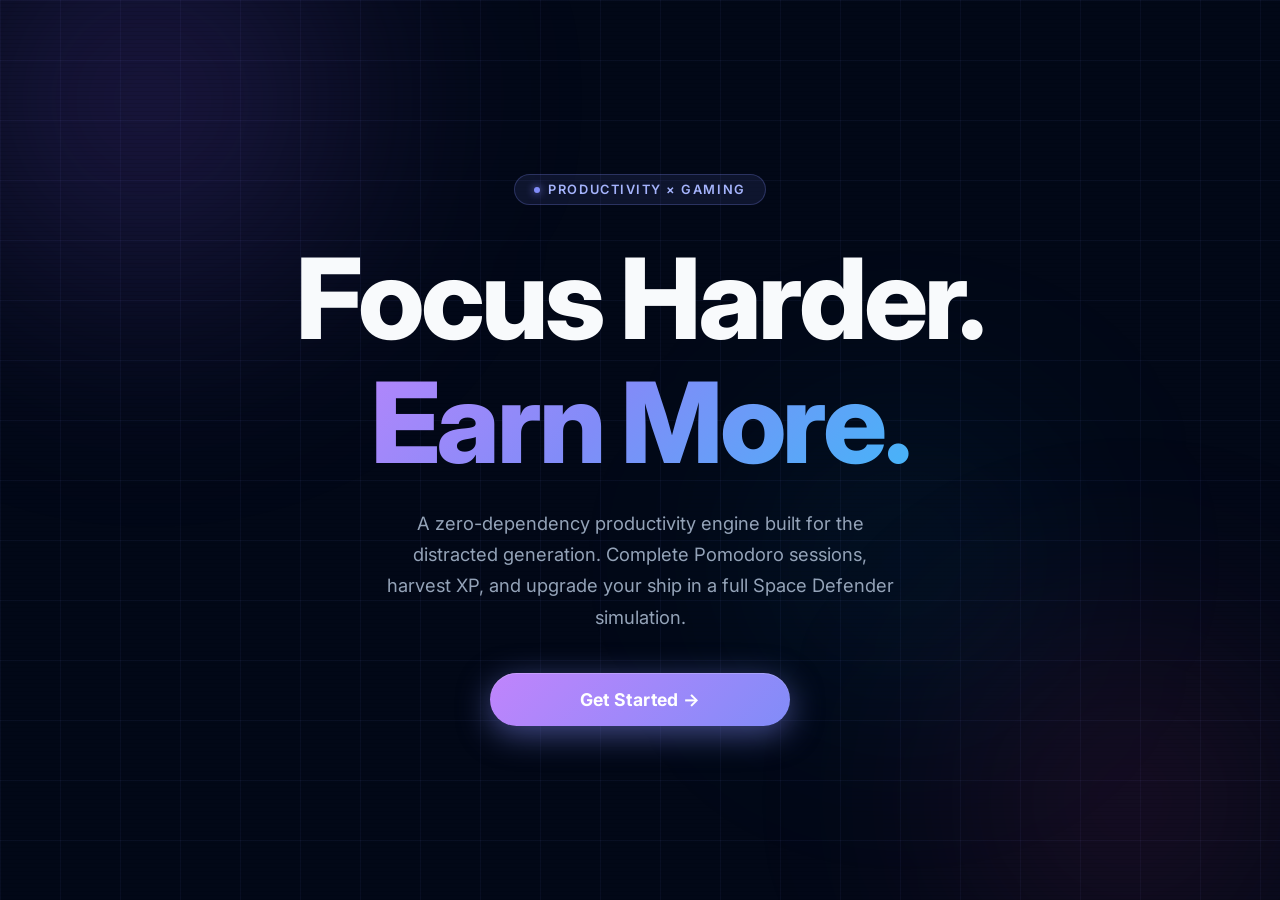
<file: index.html>
<!DOCTYPE html>
<html lang="en">
<head>
  <meta charset="UTF-8">
  <meta name="viewport" content="width=device-width, initial-scale=1.0, maximum-scale=1.0, user-scalable=no, viewport-fit=cover">
  <title>Gamified Focus Engine</title>
  <link rel="stylesheet" href="css/style.css">
  <style>
    *,*::before,*::after { box-sizing: border-box; margin: 0; padding: 0; }

    html, body { min-height: 100%; overflow-x: hidden; overflow-y: auto; background: #020817; color: #f8fafc; font-family: 'Inter', sans-serif; }

    .bg-grid {
      position: fixed; inset: 0; z-index: 0;
      background-image:
        linear-gradient(rgba(129,140,248,.06) 1px, transparent 1px),
        linear-gradient(90deg, rgba(129,140,248,.06) 1px, transparent 1px);
      background-size: 60px 60px;
      animation: gridScroll 20s linear infinite;
    }
    @keyframes gridScroll { 0% { background-position: 0 0; } 100% { background-position: 60px 60px; } }

    .orb { position: fixed; border-radius: 50%; filter: blur(100px); pointer-events: none; z-index: 0; }
    .orb-1 { width: 600px; height: 600px; background: radial-gradient(circle, rgba(139,92,246,0.25), transparent 70%); top: -200px; left: -150px; animation: drift1 12s ease-in-out infinite alternate; }
    .orb-2 { width: 500px; height: 500px; background: radial-gradient(circle, rgba(236,72,153,0.15), transparent 70%); bottom: -150px; right: -100px; animation: drift2 15s ease-in-out infinite alternate; }
    .orb-3 { width: 400px; height: 400px; background: radial-gradient(circle, rgba(14,165,233,0.12), transparent 70%); top: 40%; left: 55%; animation: drift3 10s ease-in-out infinite alternate; }
    @keyframes drift1 { to { transform: translate(60px, 80px); } }
    @keyframes drift2 { to { transform: translate(-40px, -60px); } }
    @keyframes drift3 { to { transform: translate(-50px, 40px); } }

    .scanlines { position: fixed; inset: 0; z-index: 1; pointer-events: none; background: repeating-linear-gradient(to bottom, transparent 0px, transparent 3px, rgba(0,0,0,0.08) 3px, rgba(0,0,0,0.08) 4px); }

    .stage {
      position: relative; z-index: 2;
      min-height: 100vh;
      display: flex; flex-direction: column;
      align-items: center; justify-content: center;
      text-align: center; padding: 4rem 1.5rem;
      gap: 0;
      box-sizing: border-box;
    }

    .chip {
      display: inline-flex; align-items: center; gap: 0.5rem;
      padding: 0.45rem 1.2rem;
      background: rgba(129,140,248,0.1);
      border: 1px solid rgba(129,140,248,0.25);
      border-radius: 9999px;
      font-size: 0.8rem; font-weight: 600;
      letter-spacing: 0.12em; text-transform: uppercase; color: #a5b4fc;
      animation: fadeUp 0.6s ease both;
      margin-bottom: 2rem;
    }
    .chip-dot { width: 6px; height: 6px; border-radius: 50%; background: #818cf8; box-shadow: 0 0 8px #818cf8; animation: pulse 2s ease-in-out infinite; }
    @keyframes pulse { 0%,100% { opacity: 1; } 50% { opacity: 0.3; } }

    .headline {
      font-size: clamp(2.5rem, 10vw, 7rem);
      font-weight: 800; line-height: 1.1; letter-spacing: -0.03em;
      animation: fadeUp 0.7s 0.1s ease both;
      margin-bottom: 1.5rem;
    }
    .line-1 { display: block; color: #f8fafc; }
    .line-2 { display: block; background: linear-gradient(135deg, #c084fc 0%, #818cf8 45%, #38bdf8 100%); background-clip: text; -webkit-background-clip: text; color: transparent; }

    .sub {
      max-width: 540px; font-size: clamp(0.95rem, 3vw, 1.15rem);
      color: #94a3b8; line-height: 1.7;
      animation: fadeUp 0.7s 0.2s ease both;
      margin-bottom: 2.5rem;
      padding: 0 1rem;
    }

    .btn-launch {
      padding: 1rem 2.5rem;
      font-size: 1.1rem; font-weight: 700;
      border: none; border-radius: 9999px; cursor: pointer;
      background: linear-gradient(135deg, #c084fc, #818cf8, #60a5fa);
      background-size: 200% 200%;
      color: #fff;
      box-shadow: 0 8px 32px rgba(129,140,248,0.5), 0 1px 0 rgba(255,255,255,0.2) inset;
      transition: all 0.3s ease;
      font-family: inherit; letter-spacing: 0.02em;
      animation: fadeUp 0.7s 0.3s ease both, gradientShift 4s ease infinite;
      width: min(100%, 300px);
    }
    .btn-launch:hover { transform: translateY(-3px); box-shadow: 0 16px 40px rgba(129,140,248,0.65), 0 1px 0 rgba(255,255,255,0.25) inset; }
    .btn-launch:active { transform: scale(0.97); }
    @keyframes gradientShift { 0% { background-position: 0% 50%; } 50% { background-position: 100% 50%; } 100% { background-position: 0% 50%; } }

    @keyframes fadeUp { from { opacity: 0; transform: translateY(28px); } to { opacity: 1; transform: translateY(0); } }

    body.leaving { animation: exitFade 0.5s ease forwards; }
    @keyframes exitFade { to { opacity: 0; transform: scale(1.03); filter: blur(6px); } }
  </style>
</head>
<body>
  <div class="bg-grid"></div>
  <div class="orb orb-1"></div>
  <div class="orb orb-2"></div>
  <div class="orb orb-3"></div>
  <div class="scanlines"></div>

  <main class="stage">
    <div class="chip"><span class="chip-dot"></span> Productivity × Gaming</div>

    <h1 class="headline">
      <span class="line-1">Focus Harder.</span>
      <span class="line-2">Earn More.</span>
    </h1>

    <p class="sub">
      A zero-dependency productivity engine built for the distracted generation.
      Complete Pomodoro sessions, harvest XP, and upgrade your ship in a full Space Defender simulation.
    </p>

    <button class="btn-launch" onclick="launch('dashboard.html')">Get Started →</button>
  </main>

  <script>
    function launch(url) {
      document.body.classList.add('leaving');
      setTimeout(() => { window.location.href = url; }, 480);
    }
  </script>
</body>
</html>
</file>
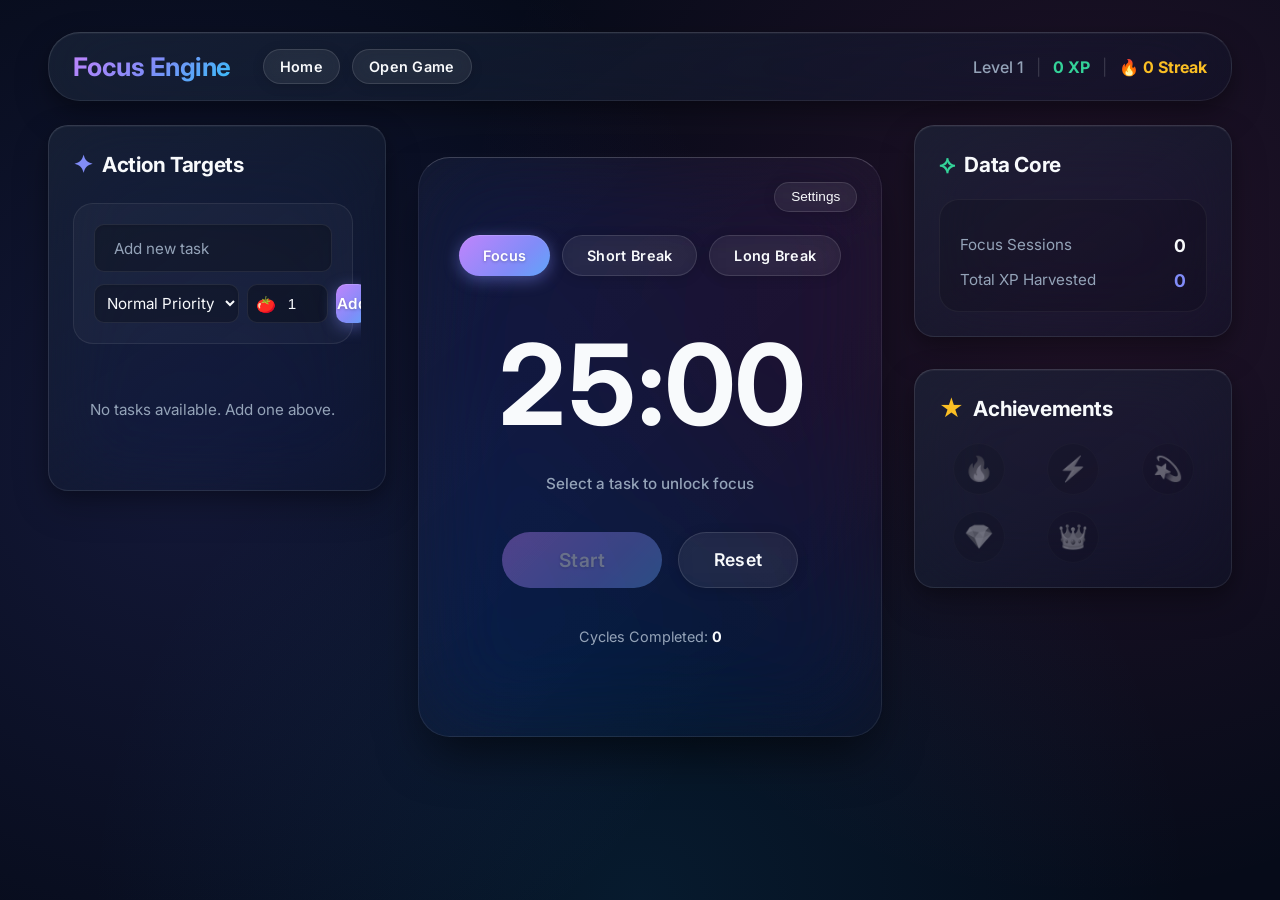
<file: dashboard.html>
<!DOCTYPE html>
<html lang="en">
<head>
  <meta charset="UTF-8">
  <meta name="viewport" content="width=device-width, initial-scale=1.0, maximum-scale=1.0, user-scalable=no, viewport-fit=cover">
  <title>Gamified Focus Engine</title>
  <link rel="stylesheet" href="css/style.css">
</head>
<body>
  <div class="app-layout">
    <header class="glass" style="margin-bottom: 1.5rem; display: flex; justify-content: space-between; align-items: center; padding: 1rem 1.5rem; border-radius: var(--radius-lg);">
      <div style="display: flex; align-items: center; gap: 2rem;">
        <h1 class="text-gradient" style="margin: 0; font-size: 1.6rem;">Focus Engine</h1>
        <nav style="display: flex; gap: 0.75rem;">
          <a href="index.html" class="btn btn-glass" style="padding: 0.5rem 1rem; font-size: 0.9rem; border-radius: var(--radius-full); text-decoration: none;">Home</a>
          <a href="game.html" class="btn btn-glass" style="padding: 0.5rem 1rem; font-size: 0.9rem; border-radius: var(--radius-full); text-decoration: none;">Open Game</a>
        </nav>
      </div>
      <div class="flex-center">
        <span class="text-muted" style="font-weight: 500;">Level <span id="nav-level">1</span></span>
        <span style="margin: 0 12px; color: rgba(255,255,255,0.15);">|</span>
        <span style="color: var(--accent); font-weight: bold;"><span id="nav-xp">0</span> XP</span>
        <span style="margin: 0 12px; color: rgba(255,255,255,0.15);">|</span>
        <span style="color: #fbbf24; font-weight: bold;">🔥 <span id="nav-streak">0</span> Streak</span>
      </div>
    </header>

    <main class="main-content dashboard-grid" style="display: grid; grid-template-columns: minmax(320px, 380px) 1fr minmax(300px, 340px); gap: 2rem; width: 100%; align-items: start;">
      
      <!-- Left Column: Tasks -->
      <aside class="glass" style="padding: 1.5rem; display: flex; flex-direction: column;">
        <h2 style="margin-bottom: 1.5rem; font-size: 1.3rem; display: flex; align-items: center; gap: 0.6rem;">
          <span style="color: var(--primary); font-size: 1.5rem;">✦</span> Action Targets
        </h2>
        <div style="flex: 1; overflow-y: auto; padding-right: 0.5rem; display: flex; flex-direction: column;" id="tasks-container">
          <!-- Form -->
          <form id="task-form" style="display: flex; flex-direction: column; gap: 0.75rem; margin-bottom: 1.5rem; background: rgba(255,255,255,0.03); padding: 1.25rem; border-radius: var(--radius-md); border: 1px solid var(--glass-border);">
            <input type="text" id="task-title" placeholder="Add new task" class="input-glass" style="width: 100%; box-sizing: border-box; border-radius: var(--radius-sm);" required>
            <div style="display: flex; gap: 0.5rem;">
              <select id="task-priority" class="input-glass" style="flex: 1; border-radius: var(--radius-sm); padding: 0.5rem; cursor: pointer;">
                <option value="HIGH">High Priority</option>
                <option value="NORMAL" selected>Normal Priority</option>
                <option value="LOW">Low Priority</option>
              </select>
              <div style="display: flex; align-items: center; background: rgba(0,0,0,0.3); padding: 0 0.5rem; border-radius: var(--radius-sm); border: 1px solid var(--glass-border);">
                <span style="font-size: 1rem; margin-right: 4px;">🍅</span>
                <input type="number" id="task-sessions" value="1" min="1" max="50" style="width: 35px; background: transparent; border: none; color: var(--text-main); outline: none; text-align: center; font-size: 0.95rem;" title="Target Focus Sessions">
              </div>
              <button type="submit" class="btn btn-primary" style="padding: 0 1rem; border-radius: var(--radius-sm);">Add</button>
            </div>
          </form>

          <!-- Lists -->
          <div id="active-tasks-list"></div>
          <div id="completed-tasks-list" style="margin-top: 2rem;"></div>
        </div>
      </aside>

      <!-- Center Column: Pomodoro -->
      <div style="display: flex; flex-direction: column; align-items: center; padding-top: 2rem;">
        <div style="width: 100%; max-width: 600px;">
           <main class="glass-panel flex-center" style="flex-direction: column; padding: 4rem 2.5rem; min-height: 450px; position: relative; box-shadow: 0 25px 50px -12px rgba(0,0,0,0.6);">
             
             <button id="btn-settings-toggle" class="btn-glass" style="position: absolute; top: 1.5rem; right: 1.5rem; padding: 0.4rem 1rem; border-radius: var(--radius-full); font-size: 0.85rem;">Settings</button>
             
             <div id="settings-view" style="display: none; flex-direction: column; gap: 1.2rem; width: 260px;">
               <h3 style="text-align: center; margin-bottom: 0.5rem;">Timer Settings</h3>
               <div>
                  <label style="font-size: 0.85rem; color: var(--text-muted); display: block; margin-bottom: 0.3rem;">Focus Time (Mins)</label>
                  <input type="number" id="cfg-focus" value="25" min="1" class="input-glass" style="width: 100%; box-sizing: border-box;">
               </div>
               <div>
                  <label style="font-size: 0.85rem; color: var(--text-muted); display: block; margin-bottom: 0.3rem;">Short Break (Mins)</label>
                  <input type="number" id="cfg-short" value="5" min="1" class="input-glass" style="width: 100%; box-sizing: border-box;">
               </div>
               <div>
                  <label style="font-size: 0.85rem; color: var(--text-muted); display: block; margin-bottom: 0.3rem;">Long Break (Mins)</label>
                  <input type="number" id="cfg-long" value="15" min="1" class="input-glass" style="width: 100%; box-sizing: border-box;">
               </div>
               <button id="btn-settings-save" class="btn btn-primary" style="margin-top: 0.5rem;">Save Changes</button>
             </div>

             <div id="timer-view" style="display: flex; flex-direction: column; align-items: center; width: 100%;">
               <div class="timer-modes" style="display: flex; gap: 0.75rem; margin-bottom: 2.5rem;">
                 <button id="mode-focus" class="btn btn-primary" style="font-size: 0.9rem;">Focus</button>
                 <button id="mode-short" class="btn btn-glass" style="font-size: 0.9rem;">Short Break</button>
                 <button id="mode-long" class="btn btn-glass" style="font-size: 0.9rem;">Long Break</button>
               </div>

               <div style="position: relative; display: flex; justify-content: center; align-items: center;">
                 <h1 id="timer-display" style="font-size: 7rem; font-weight: 700; letter-spacing: -2px; font-variant-numeric: tabular-nums; margin: 0;">25:00</h1>
               </div>
               
               <div style="min-height: 3rem; display: flex; align-items: center; justify-content: center; margin-top: 0.5rem; margin-bottom: 1.5rem;" id="active-task-display">
                 <div style="color: var(--text-muted); font-size: 0.95rem; font-weight: 500;">Select a task to unlock focus</div>
               </div>

               <div style="display: flex; gap: 1rem;">
                 <button id="btn-start" class="btn btn-primary" style="width: 160px; font-size: 1.2rem; padding: 1rem; opacity: 0.4; cursor: not-allowed;" disabled>Start</button>
                 <button id="btn-reset" class="btn btn-glass" style="width: 120px; font-size: 1.1rem; padding: 1rem;">Reset</button>
               </div>
               
               <p class="text-muted" style="margin-top: 2.5rem; font-size: 0.9rem;">
                 Cycles Completed: <strong id="timer-cycles" style="color: var(--text-main);">0</strong>
               </p>
             </div>

           </main>
        </div>
      </div>

      <!-- Right Column: Stats -->
      <aside style="display: flex; flex-direction: column; gap: 2rem;">
        <div class="glass" style="padding: 1.5rem;">
          <h2 style="font-size: 1.3rem; margin-bottom: 1.25rem; display: flex; align-items: center; gap: 0.6rem;">
            <span style="color: var(--accent); font-size: 1.5rem;">⟡</span> Data Core
          </h2>
          <div style="background: rgba(0,0,0,0.15); padding: 1.25rem; border-radius: var(--radius-md); border: 1px solid rgba(255,255,255,0.05);">
            <p class="text-muted" style="display: flex; justify-content: space-between; margin-bottom: 0.85rem; font-size: 0.95rem;">
              <span>Focus Sessions</span> 
              <strong id="data-sessions" style="color: var(--text-main); font-size: 1.1rem;">0</strong>
            </p>
            <p class="text-muted" style="display: flex; justify-content: space-between; font-size: 0.95rem; margin: 0;">
              <span>Total XP Harvested</span> 
              <strong id="data-xp" style="color: var(--primary); font-size: 1.1rem;">0</strong>
            </p>
          </div>
        </div>
        
        <div class="glass" style="padding: 1.5rem;">
          <div>
            <h2 style="font-size: 1.3rem; margin-bottom: 1.25rem; display: flex; align-items: center; gap: 0.6rem;">
              <span style="color: #fbbf24; font-size: 1.5rem;">★</span> Achievements
            </h2>
            <div id="badges-container" style="display: grid; grid-template-columns: repeat(auto-fill, minmax(60px, 1fr)); gap: 1rem;">
               <!-- Badges injected by JS -->
            </div>
          </div>
        </div>
      </aside>

    </main>
  </div>

  <div class="mobile-nav">
    <a href="dashboard.html" class="active"><span>📊</span>Dashboard</a>
    <a href="game.html"><span>🎮</span>Game</a>
  </div>

  <style>
    .mobile-nav { display: none; }
    @media (max-width: 640px) {
      .mobile-nav {
        display: flex; position: fixed; bottom: 0.75rem; left: 0.75rem; right: 0.75rem;
        height: 64px; background: rgba(15, 23, 42, 0.85); backdrop-filter: blur(20px);
        border: 1px solid rgba(255,255,255,0.1); border-radius: var(--radius-full);
        z-index: 2000; justify-content: space-around; align-items: center;
        box-shadow: 0 8px 32px rgba(0,0,0,0.5);
      }
      .mobile-nav a {
        display: flex; flex-direction: column; align-items: center; gap: 4px;
        color: var(--text-muted); text-decoration: none; font-size: 0.7rem; font-weight: 600;
        transition: all 0.2s ease;
      }
      .mobile-nav a span { font-size: 1.4rem; }
      .mobile-nav a.active { color: var(--primary); }
    }
  </style>

  <script src="js/store.js"></script>
  <script src="js/tasks.js"></script>
  <script src="js/pomodoro.js"></script>
  <script src="js/badges.js"></script>
  <script>
    document.addEventListener('DOMContentLoaded', () => {
       if(typeof Store !== 'undefined') Store.init();
       if(typeof Tasks !== 'undefined') Tasks.init();
       if(typeof Pomodoro !== 'undefined') Pomodoro.init();
       if(typeof Badges !== 'undefined') Badges.init();
    });
  </script>
</body>
</html>
</file>
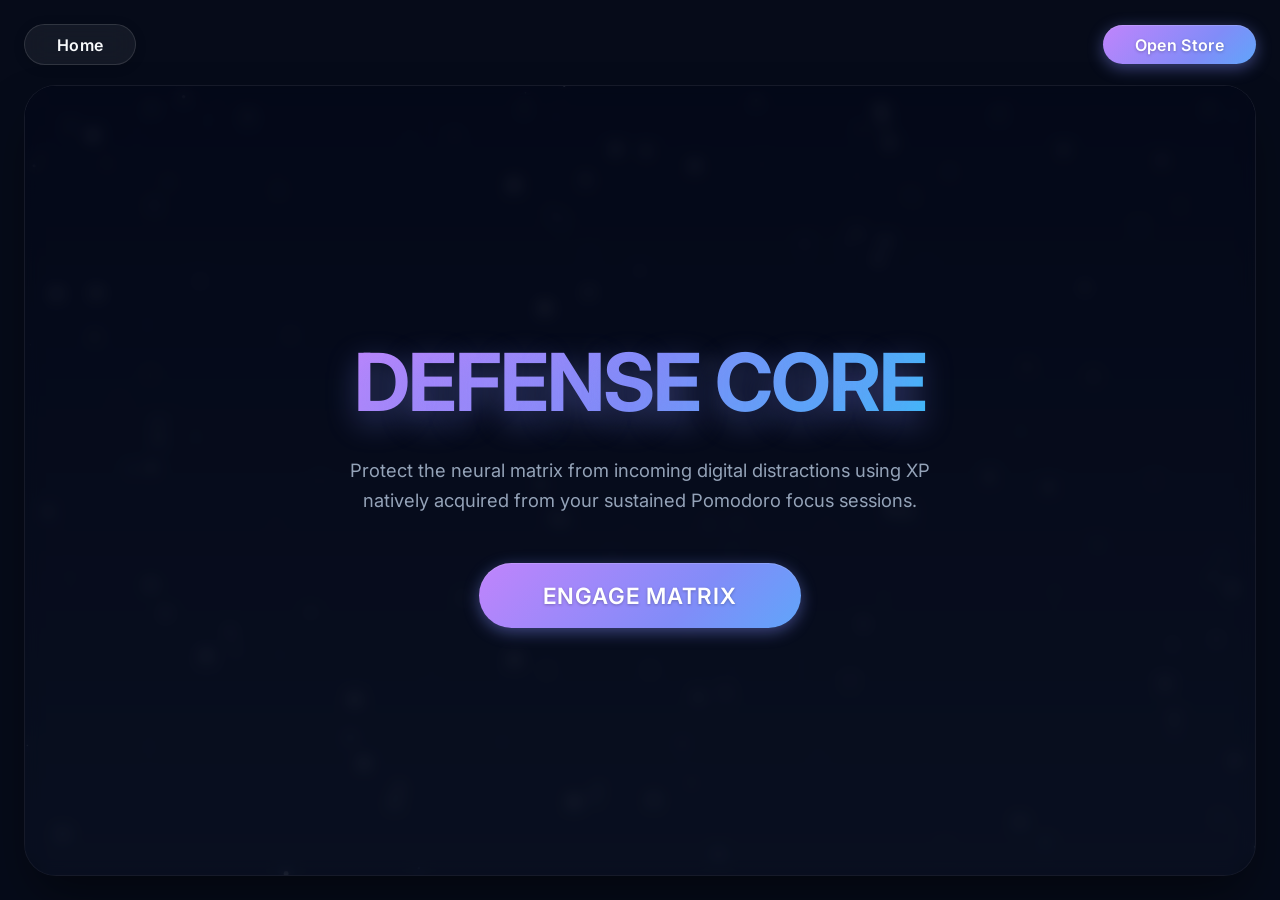
<file: game.html>
<!DOCTYPE html>
<html lang="en">
<head>
  <meta charset="UTF-8">
  <meta name="viewport" content="width=device-width, initial-scale=1.0, maximum-scale=1.0, user-scalable=no, viewport-fit=cover">
  <title>Defense Core</title>
  <link rel="stylesheet" href="css/style.css">
</head>
<body style="margin: 0; padding: 0; height: 100vh; display: flex; flex-direction: column; overflow: hidden; background: var(--bg-main);">
  
  <div style="display: flex; flex-direction: column; width: 100%; height: 100vh; padding: 1.5rem; box-sizing: border-box;">
    
    <div style="display: flex; justify-content: space-between; align-items: center; margin-bottom: 1.25rem; z-index: 100;">
      <a href="dashboard.html" class="btn btn-glass" style="padding: 0.6rem 2rem; font-size: 1rem; border-radius: var(--radius-full); font-weight: 600; text-decoration: none;">
        Home
      </a>
      <button id="btn-shop-toggle" class="btn btn-primary" style="padding: 0.6rem 2rem; font-size: 1rem; border-radius: var(--radius-full); font-weight: 600; border: none; cursor: pointer;">
        Open Store
      </button>
    </div>

    <!-- Canvas Wrapper -->
    <div style="flex: 1; position: relative; background: #020617; border-radius: var(--radius-lg); overflow: hidden; border: 1px solid var(--glass-border); box-shadow: 0 25px 50px -12px rgba(0, 0, 0, 0.5);" id="canvas-container">
      
      <!-- Start Screen Overlay -->
      <div id="start-screen" style="position: absolute; top: 0; left: 0; right: 0; bottom: 0; z-index: 50; display: flex; flex-direction: column; align-items: center; justify-content: center; background: rgba(6, 11, 25, 0.6); backdrop-filter: blur(8px);">
        <h1 class="text-gradient" style="font-size: 5rem; margin-bottom: 0.5rem; letter-spacing: -2px; text-shadow: 0 10px 30px rgba(129, 140, 248, 0.4);">DEFENSE CORE</h1>
        <p class="text-muted" style="font-size: 1.15rem; margin-bottom: 3rem; max-width: 600px; text-align: center; line-height: 1.6;">Protect the neural matrix from incoming digital distractions using XP natively acquired from your sustained Pomodoro focus sessions.</p>
        <button id="btn-launch-game" class="btn btn-primary" style="padding: 1.2rem 4rem; font-size: 1.4rem; border-radius: var(--radius-full); text-transform: uppercase; letter-spacing: 1px;">
          Engage Matrix
        </button>
      </div>

      <canvas id="game-canvas" tabindex="0" style="display: block; outline: none; cursor: crosshair; width: 100%; height: 100%;"></canvas>
        
      <!-- Shop Overlay -->
      <div id="shop-overlay" style="display: none; position: absolute; top: 0; right: 0; bottom: 0; width: min(450px, 100vw); background: rgba(15, 23, 42, 0.85); backdrop-filter: blur(25px); border-left: 1px solid var(--glass-border); padding: 2.5rem; flex-direction: column; z-index: 90; animation: slideInRight 0.3s cubic-bezier(0.4, 0, 0.2, 1); box-sizing: border-box;">
        <div style="display: flex; justify-content: space-between; align-items: center; margin-bottom: 2rem; margin-top: 1rem;">
          <h4 style="color: var(--text-main); font-size: 1.5rem; margin: 0;">Arsenal Upgrades</h4>
          <span class="text-muted" style="font-size: 1.1rem;">XP: <strong id="shop-xp" style="color: var(--accent);">0</strong></span>
        </div>
        
        <div id="shop-items-container" style="display: flex; flex-direction: column; gap: 1.25rem; overflow-y: auto; padding-right: 0.5rem;">
          <!-- Items injected via JS -->
        </div>
      </div>
    </div>
  </div>

  <div class="mobile-nav">
    <a href="dashboard.html"><span>📊</span>Dashboard</a>
    <a href="game.html" class="active"><span>🎮</span>Game</a>
  </div>

  <style>
    @keyframes slideInRight {
      from { transform: translateX(100%); }
      to { transform: translateX(0); }
    }
    @keyframes fadeOut {
      from { opacity: 1; transform: scale(1); filter: blur(0); }
      to { opacity: 0; transform: scale(1.05); filter: blur(10px); }
    }
    @media (max-width: 640px) {
      #start-screen h1 { font-size: 2.8rem !important; }
      #start-screen p { font-size: 0.95rem !important; padding: 0 1.5rem; }
      #start-screen button { padding: 1rem 2.5rem !important; font-size: 1.1rem !important; }
      #shop-overlay { padding: 1.5rem !important; }
      #shop-overlay h4 { font-size: 1.25rem !important; }
      
      .mobile-nav {
        display: flex; position: fixed; bottom: 0.75rem; left: 0.75rem; right: 0.75rem;
        height: 64px; background: rgba(15, 23, 42, 0.85); backdrop-filter: blur(20px);
        border: 1px solid rgba(255,255,255,0.1); border-radius: var(--radius-full);
        z-index: 2000; justify-content: space-around; align-items: center;
        box-shadow: 0 8px 32px rgba(0,0,0,0.5);
      }
      .mobile-nav a {
        display: flex; flex-direction: column; align-items: center; gap: 4px;
        color: var(--text-muted); text-decoration: none; font-size: 0.7rem; font-weight: 600;
      }
      .mobile-nav a span { font-size: 1.4rem; }
      .mobile-nav a.active { color: var(--primary); }
    }
    .mobile-nav { display: none; }
  </style>

  <script src="js/store.js"></script>
  <script src="js/game.js"></script>
  <script>
    document.addEventListener('DOMContentLoaded', () => {
      if(typeof Store !== 'undefined') Store.init();
      if(typeof Game !== 'undefined') Game.init();
    });
  </script>
</body>
</html>
</file>
<file: css/style.css>
@import url('https://fonts.googleapis.com/css2?family=Inter:wght@400;500;600;700&display=swap');

:root {
  --primary: #818cf8;
  --secondary: #c084fc;
  --accent: #34d399;
  --bg-main: #060b19; 
  --surface: rgba(15, 23, 42, 0.45);
  --text-main: #f8fafc;
  --text-muted: #94a3b8;
  --glass-border: rgba(255, 255, 255, 0.08);
  --radius-sm: 10px;
  --radius-md: 20px;
  --radius-lg: 32px;
  --radius-full: 9999px;
  font-family: 'Inter', sans-serif;
}

body {
  margin: 0;
  background-color: var(--bg-main);
  color: var(--text-main);
  background-image: 
    radial-gradient(circle at 15% 50%, rgba(99, 102, 241, 0.15) 0%, transparent 50%),
    radial-gradient(circle at 85% 30%, rgba(236, 72, 153, 0.12) 0%, transparent 50%),
    radial-gradient(circle at 50% 100%, rgba(14, 165, 233, 0.1) 0%, transparent 50%);
  background-attachment: fixed;
  min-height: 100vh;
}

.glass {
  background: linear-gradient(145deg, rgba(30, 41, 59, 0.6) 0%, rgba(15, 23, 42, 0.4) 100%);
  backdrop-filter: blur(40px) saturate(150%);
  -webkit-backdrop-filter: blur(40px) saturate(150%);
  border: 1px solid var(--glass-border);
  border-top-color: rgba(255, 255, 255, 0.15); 
  border-left-color: rgba(255, 255, 255, 0.12);
  border-radius: var(--radius-md);
  box-shadow: inset 0 1px 1px rgba(255, 255, 255, 0.05),
              0 15px 35px rgba(0, 0, 0, 0.25),
              0 5px 15px rgba(0, 0, 0, 0.2);
  transition: transform 0.3s cubic-bezier(0.4, 0, 0.2, 1), box-shadow 0.3s ease;
}

.glass:hover {
  transform: translateY(-2px);
  box-shadow: inset 0 1px 1px rgba(255, 255, 255, 0.08),
              0 25px 45px rgba(0, 0, 0, 0.3),
              0 10px 20px rgba(0, 0, 0, 0.2);
}

.glass-panel {
  background: linear-gradient(135deg, rgba(255, 255, 255, 0.04) 0%, rgba(255, 255, 255, 0.01) 100%);
  backdrop-filter: blur(48px) saturate(180%);
  -webkit-backdrop-filter: blur(48px) saturate(180%);
  border: 1px solid rgba(255, 255, 255, 0.08);
  border-top-color: rgba(255, 255, 255, 0.2);
  border-radius: var(--radius-lg);
}

.flex-center {
  display: flex;
  align-items: center;
  justify-content: center;
}

h1, h2, h3, h4, h5, h6 { 
  margin: 0; 
  color: var(--text-main); 
  letter-spacing: -0.02em;
}

.text-gradient {
  background: linear-gradient(135deg, #c084fc 0%, #818cf8 50%, #38bdf8 100%);
  background-clip: text;
  -webkit-background-clip: text;
  color: transparent;
}
.text-muted { color: var(--text-muted); }

/* ============================================
   BUTTON SYSTEM — World-Class Redesign
   ============================================ */
.btn {
  border: none;
  font-family: inherit;
  font-weight: 600;
  cursor: pointer;
  transition: all 0.25s cubic-bezier(0.4, 0, 0.2, 1);
  display: inline-flex;
  align-items: center;
  justify-content: center;
  gap: 0.4rem;
  letter-spacing: 0.02em;
  white-space: nowrap;
  position: relative;
  overflow: hidden;
  padding: 0.7rem 1.5rem;
  border-radius: var(--radius-full);
  font-size: 0.95rem;
  -webkit-tap-highlight-color: transparent;
  user-select: none;
}

.btn::after {
  content: '';
  position: absolute;
  inset: 0;
  background: rgba(255,255,255,0);
  transition: background 0.2s ease;
}
.btn:hover::after { background: rgba(255,255,255,0.06); }
.btn:active { transform: scale(0.97); }

/* --- Primary (Purple Gradient) --- */
.btn-primary {
  background: linear-gradient(135deg, #c084fc 0%, #818cf8 65%, #60a5fa 100%);
  color: #fff;
  box-shadow:
    0 4px 16px rgba(129, 140, 248, 0.45),
    0 1px 0 rgba(255,255,255,0.15) inset;
  text-shadow: 0 1px 3px rgba(0, 0, 0, 0.25);
}
.btn-primary:hover {
  box-shadow:
    0 8px 28px rgba(129, 140, 248, 0.6),
    0 1px 0 rgba(255,255,255,0.2) inset;
  transform: translateY(-2px);
}
.btn-primary:active {
  box-shadow: 0 2px 8px rgba(129, 140, 248, 0.4);
  transform: translateY(0) scale(0.97);
}

/* --- Glass (Frosted) --- */
.btn-glass {
  background: rgba(255, 255, 255, 0.06);
  color: var(--text-main);
  border: 1px solid rgba(255, 255, 255, 0.12);
  box-shadow: 0 2px 12px rgba(0, 0, 0, 0.15);
  backdrop-filter: blur(12px);
  -webkit-backdrop-filter: blur(12px);
}
.btn-glass:hover {
  background: rgba(255, 255, 255, 0.11);
  border-color: rgba(255, 255, 255, 0.22);
  box-shadow: 0 6px 20px rgba(0, 0, 0, 0.2);
  transform: translateY(-2px);
}
.btn-glass:active {
  background: rgba(255, 255, 255, 0.08);
  transform: translateY(0) scale(0.97);
}

/* --- Accent (Green CTA) --- */
.btn-accent {
  background: linear-gradient(135deg, #059669 0%, #34d399 100%);
  color: #fff;
  box-shadow: 0 4px 16px rgba(52, 211, 153, 0.4), 0 1px 0 rgba(255,255,255,0.15) inset;
  text-shadow: 0 1px 3px rgba(0,0,0,0.2);
}
.btn-accent:hover {
  box-shadow: 0 8px 24px rgba(52, 211, 153, 0.55);
  transform: translateY(-2px);
}

/* --- Danger (Red) used on delete actions --- */
.btn-danger {
  background: rgba(244, 63, 94, 0.1);
  color: #fb7185;
  border: 1px solid rgba(244, 63, 94, 0.2);
}
.btn-danger:hover {
  background: rgba(244, 63, 94, 0.2);
  border-color: rgba(244, 63, 94, 0.4);
  transform: translateY(-1px);
}

/* --- Disabled state --- */
.btn:disabled {
  opacity: 0.38 !important;
  cursor: not-allowed !important;
  transform: none !important;
  box-shadow: none !important;
  pointer-events: none;
}

.input-glass {
  background: rgba(0, 0, 0, 0.25);
  border: 1px solid var(--glass-border);
  color: var(--text-main);
  padding: 0.85rem 1.2rem;
  font-family: inherit;
  font-size: 0.95rem;
  outline: none;
  transition: all 0.3s ease;
  box-shadow: inset 0 2px 4px rgba(0,0,0,0.1);
}

.input-glass:focus { 
  border-color: var(--primary);
  background: rgba(0, 0, 0, 0.4);
  box-shadow: inset 0 2px 4px rgba(0,0,0,0.1),
              0 0 0 3px rgba(129, 140, 248, 0.2);
}

input::placeholder { color: var(--text-muted); }
select option { background: var(--bg-main); color: var(--text-main); padding: 8px; }

.app-layout {
  display: flex;
  flex-direction: column;
  padding: 2rem 3rem;
  max-width: 1800px;
  margin: 0 auto;
  min-height: 100vh;
  box-sizing: border-box;
}

@media (max-width: 1024px) {
  .app-layout { padding: 1rem; }
  .dashboard-grid { 
    grid-template-columns: 1fr !important; 
    gap: 1.25rem; 
    padding-bottom: 5rem;
  }
  
  aside { width: 100% !important; max-height: none !important; }
  .glass { padding: 1.25rem !important; }
}

@media (max-width: 640px) {
  :root {
    --radius-lg: 24px;
    --radius-md: 16px;
  }

  body {
    background-attachment: scroll; /* Smoother scrolling on mobile */
  }

  .app-layout { 
    padding: 0.75rem; 
    padding-top: 5.5rem; /* Space for fixed HUD */
  }

  /* --- MOBILE HUD HEADER --- */
  header.glass {
    position: fixed;
    top: 0.75rem; left: 0.75rem; right: 0.75rem;
    z-index: 1000;
    margin-bottom: 0 !important;
    padding: 0.75rem 1rem !important;
    flex-direction: row !important;
    justify-content: space-between !important;
    border-radius: var(--radius-full) !important;
    background: rgba(15, 23, 42, 0.8) !important;
    backdrop-filter: blur(20px) saturate(180%) !important;
    box-shadow: 0 8px 32px rgba(0,0,0,0.4) !important;
  }

  header h1 { font-size: 1.2rem !important; }
  header nav { display: none !important; } /* Hide sub-nav on mobile HUD */
  
  header .flex-center { 
    width: auto !important;
    background: transparent !important;
    padding: 0 !important;
    font-size: 0.85rem !important;
  }

  header .flex-center span:not(#nav-level):not(#nav-xp):not(#nav-streak) {
    display: none; /* Hide pipes on mobile */
  }

  header .flex-center span { margin: 0 4px !important; }

  /* --- DASHBOARD GRID --- */
  .dashboard-grid { gap: 1rem !important; }

  /* --- TIMER AREA --- */
  .glass-panel {
    padding: 2.5rem 1rem !important;
    border-radius: var(--radius-lg);
  }

  #timer-display { 
    font-size: clamp(4.5rem, 15vw, 6rem) !important; 
    margin: 1rem 0 !important;
  }

  .timer-modes { 
    width: 100%;
    background: rgba(0,0,0,0.2);
    padding: 0.4rem;
    border-radius: var(--radius-full);
    gap: 0.25rem !important;
  }
  .timer-modes .btn { 
    flex: 1; 
    font-size: 0.75rem !important; 
    padding: 0.6rem 0.4rem !important; 
    border-radius: var(--radius-full) !important;
  }

  #active-task-display { font-size: 0.9rem !important; text-align: center; }

  /* --- CONTROLS --- */
  #timer-view > div:last-of-type { 
    flex-direction: row !important; 
    width: 100%; 
    gap: 0.75rem !important; 
  }
  #btn-start { flex: 2; padding: 1.1rem !important; font-size: 1.1rem !important; }
  #btn-reset { flex: 1; padding: 1.1rem !important; font-size: 1rem !important; }

  /* --- TASK CARDS --- */
  #active-tasks-list .glass {
    padding: 1rem !important;
  }
  #active-tasks-list .btn {
    padding: 0.8rem 0 !important;
  }

  /* --- STATS & BADGES --- */
  aside .glass { padding: 1.25rem !important; }
  #badges-container { grid-template-columns: repeat(5, 1fr) !important; gap: 0.5rem !important; }
  #badges-container div div { width: 42px !important; height: 42px !important; font-size: 1.2rem !important; }

  /* --- ADD TASK FORM --- */
  #task-form { gap: 0.5rem !important; }
  #task-form input, #task-form select { font-size: 0.9rem !important; padding: 0.7rem !important; }

  /* Ensure the last content item isn't buried behind the mobile nav */
  .app-layout { padding-bottom: 25vh !important; }
}

#game-canvas {
  touch-action: none;
  -webkit-touch-callout: none;
  -webkit-user-select: none;
  user-select: none;
}

::-webkit-scrollbar { width: 4px; }
::-webkit-scrollbar-track { background: rgba(0,0,0,0.1); }
::-webkit-scrollbar-thumb { background: rgba(255,255,255,0.1); border-radius: 10px; }
</file>
